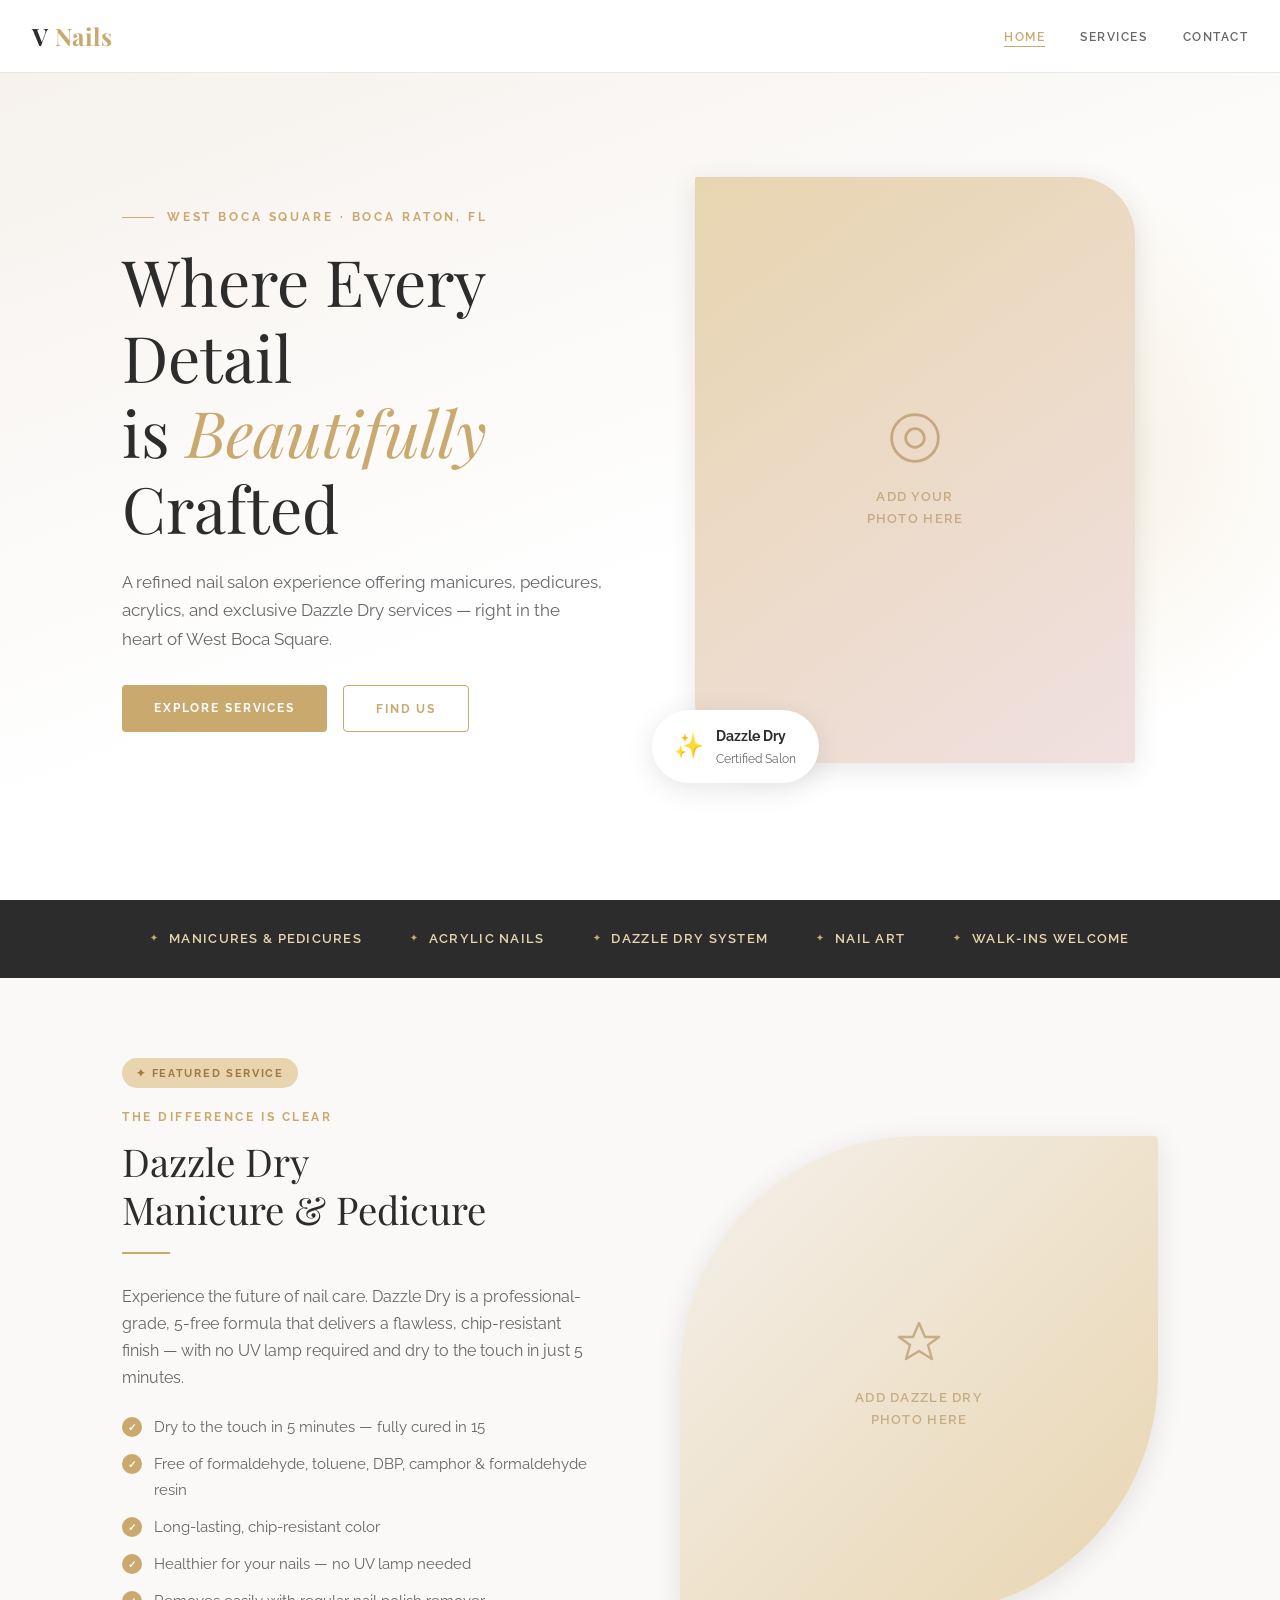
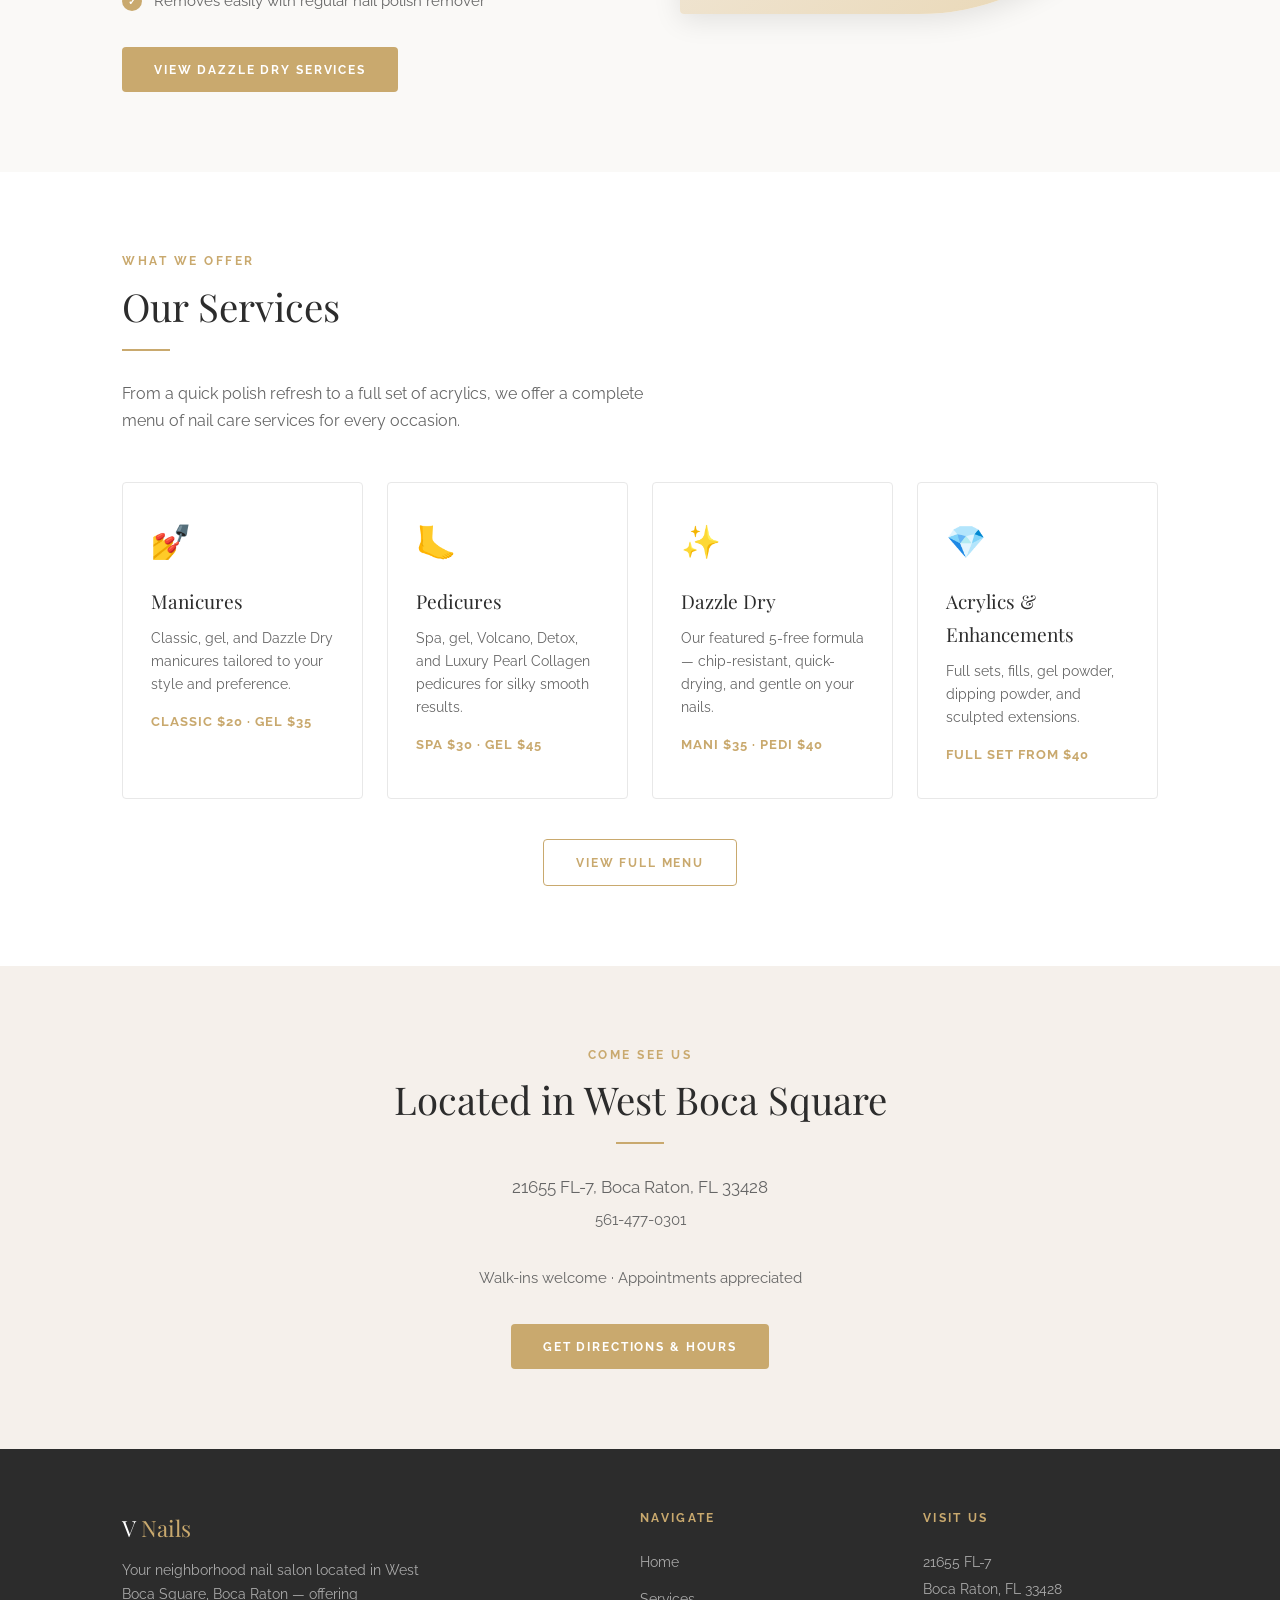
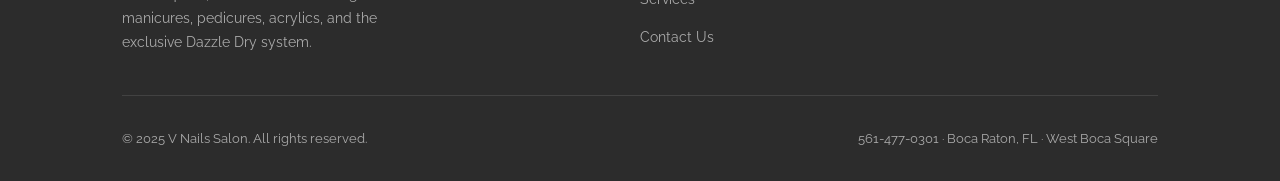
<file: index.html>
<!DOCTYPE html>
<html lang="en">
<head>
  <meta charset="UTF-8" />
  <meta name="viewport" content="width=device-width, initial-scale=1.0" />
  <title>V Nails Salon — Boca Raton, FL</title>
  <meta name="description" content="V Nails Salon in West Boca Square offers luxurious manicures, pedicures, acrylics, and Dazzle Dry services in Boca Raton, FL." />
  <link rel="preconnect" href="https://fonts.googleapis.com" />
  <link rel="preconnect" href="https://fonts.gstatic.com" crossorigin />
  <link href="https://fonts.googleapis.com/css2?family=Playfair+Display:ital,wght@0,400;0,700;1,400&family=Raleway:wght@400;500;600;700&display=swap" rel="stylesheet" />
  <link rel="stylesheet" href="css/styles.css" />
</head>
<body>

  <!-- NAVIGATION -->
  <nav class="nav">
    <a href="index.html" class="nav__logo">V <span>Nails</span></a>
    <ul class="nav__links" id="navLinks">
      <li><a href="index.html" class="active">Home</a></li>
      <li><a href="services.html">Services</a></li>
      <li><a href="contact.html">Contact</a></li>
    </ul>
    <button class="nav__toggle" id="navToggle" aria-label="Toggle menu">
      <span></span><span></span><span></span>
    </button>
  </nav>

  <!-- HERO -->
  <section class="hero">
    <div class="container">
      <div class="hero__inner">
        <div class="hero__content">
          <p class="hero__eyebrow">West Boca Square · Boca Raton, FL</p>
          <h1 class="hero__title">
            Where Every Detail<br>
            is <em>Beautifully</em><br>
            Crafted
          </h1>
          <p class="hero__desc">
            A refined nail salon experience offering manicures, pedicures, acrylics,
            and exclusive Dazzle Dry services — right in the heart of West Boca Square.
          </p>
          <div class="hero__actions">
            <a href="services.html" class="btn btn--gold">Explore Services</a>
            <a href="contact.html" class="btn btn--outline">Find Us</a>
          </div>
        </div>

        <div class="hero__visual">
          <div class="hero__img-frame">
            <div class="hero__img-placeholder">
              <svg xmlns="http://www.w3.org/2000/svg" viewBox="0 0 24 24" fill="none" stroke="currentColor" stroke-width="1.2" stroke-linecap="round" stroke-linejoin="round">
                <path d="M12 2C6.48 2 2 6.48 2 12s4.48 10 10 10 10-4.48 10-10S17.52 2 12 2z"/>
                <path d="M8 12c0-2.21 1.79-4 4-4s4 1.79 4 4-1.79 4-4 4-4-1.79-4-4z"/>
              </svg>
              <p>Add Your<br>Photo Here</p>
            </div>
          </div>
          <div class="hero__badge">
            <div class="hero__badge-icon">✨</div>
            <div class="hero__badge-text">
              <strong>Dazzle Dry</strong>
              <span>Certified Salon</span>
            </div>
          </div>
        </div>
      </div>
    </div>
  </section>

  <!-- FEATURE STRIP -->
  <div class="feature-strip">
    <div class="container">
      <div class="feature-strip__inner">
        <span class="feature-strip__item">Manicures &amp; Pedicures</span>
        <span class="feature-strip__item">Acrylic Nails</span>
        <span class="feature-strip__item">Dazzle Dry System</span>
        <span class="feature-strip__item">Nail Art</span>
        <span class="feature-strip__item">Walk-ins Welcome</span>
      </div>
    </div>
  </div>

  <!-- DAZZLE DRY FEATURE -->
  <section class="section section--off-white">
    <div class="container">
      <div class="dazzle">
        <div class="dazzle__content">
          <span class="dazzle__badge">✦ Featured Service</span>
          <p class="section-label">The Difference is Clear</p>
          <h2 class="section-title">Dazzle Dry<br>Manicure &amp; Pedicure</h2>
          <div class="divider"></div>
          <p style="color: var(--mid-gray); margin-bottom: 0.5rem;">
            Experience the future of nail care. Dazzle Dry is a professional-grade,
            5-free formula that delivers a flawless, chip-resistant finish — with no
            UV lamp required and dry to the touch in just 5 minutes.
          </p>
          <ul class="dazzle__benefits">
            <li>Dry to the touch in 5 minutes — fully cured in 15</li>
            <li>Free of formaldehyde, toluene, DBP, camphor &amp; formaldehyde resin</li>
            <li>Long-lasting, chip-resistant color</li>
            <li>Healthier for your nails — no UV lamp needed</li>
            <li>Removes easily with regular nail polish remover</li>
          </ul>
          <a href="services.html" class="btn btn--gold">View Dazzle Dry Services</a>
        </div>

        <div class="dazzle__visual">
          <div class="dazzle__img-frame">
            <div class="hero__img-placeholder">
              <svg xmlns="http://www.w3.org/2000/svg" viewBox="0 0 24 24" fill="none" stroke="currentColor" stroke-width="1.2" stroke-linecap="round" stroke-linejoin="round" style="width:48px;height:48px;">
                <path d="M12 2l3 7h7l-5.5 4 2 7L12 16l-6.5 4 2-7L2 9h7z"/>
              </svg>
              <p>Add Dazzle Dry<br>Photo Here</p>
            </div>
          </div>
        </div>
      </div>
    </div>
  </section>

  <!-- SERVICES PREVIEW -->
  <section class="section">
    <div class="container">
      <p class="section-label">What We Offer</p>
      <h2 class="section-title">Our Services</h2>
      <div class="divider"></div>
      <p class="section-subtitle">
        From a quick polish refresh to a full set of acrylics, we offer a complete
        menu of nail care services for every occasion.
      </p>

      <div class="services-grid">
        <div class="service-card">
          <div class="service-card__icon">💅</div>
          <h3 class="service-card__title">Manicures</h3>
          <p class="service-card__desc">Classic, gel, and Dazzle Dry manicures tailored to your style and preference.</p>
          <p class="service-card__price">Classic $20 · Gel $35</p>
        </div>
        <div class="service-card">
          <div class="service-card__icon">🦶</div>
          <h3 class="service-card__title">Pedicures</h3>
          <p class="service-card__desc">Spa, gel, Volcano, Detox, and Luxury Pearl Collagen pedicures for silky smooth results.</p>
          <p class="service-card__price">Spa $30 · Gel $45</p>
        </div>
        <div class="service-card">
          <div class="service-card__icon">✨</div>
          <h3 class="service-card__title">Dazzle Dry</h3>
          <p class="service-card__desc">Our featured 5-free formula — chip-resistant, quick-drying, and gentle on your nails.</p>
          <p class="service-card__price">Mani $35 · Pedi $40</p>
        </div>
        <div class="service-card">
          <div class="service-card__icon">💎</div>
          <h3 class="service-card__title">Acrylics &amp; Enhancements</h3>
          <p class="service-card__desc">Full sets, fills, gel powder, dipping powder, and sculpted extensions.</p>
          <p class="service-card__price">Full Set from $40</p>
        </div>
      </div>

      <div style="text-align:center; margin-top: 2.5rem;">
        <a href="services.html" class="btn btn--outline">View Full Menu</a>
      </div>
    </div>
  </section>

  <!-- VISIT US BANNER -->
  <section class="section section--cream">
    <div class="container" style="text-align: center;">
      <p class="section-label">Come See Us</p>
      <h2 class="section-title">Located in West Boca Square</h2>
      <div class="divider" style="margin: 1.2rem auto 1.8rem;"></div>
      <p style="color: var(--mid-gray); margin-bottom: 0.4rem; font-size: 1.05rem;">
        21655 FL-7, Boca Raton, FL 33428
      </p>
            <p style="color: var(--mid-gray); margin-bottom: 2rem; font-size: 0.95rem;">
        561-477-0301
      </p>
      <p style="color: var(--mid-gray); margin-bottom: 2rem; font-size: 0.95rem;">
        Walk-ins welcome · Appointments appreciated
      </p>
      <a href="contact.html" class="btn btn--gold">Get Directions &amp; Hours</a>
    </div>
  </section>

  <!-- MOBILE CALL BAR -->
  <div class="mobile-call-bar">
    <a href="tel:+15614770301">
      <span class="mobile-call-bar__icon">📞</span>
      Call Us — (561) 477-0301
    </a>
  </div>

  <!-- FOOTER -->
  <footer class="footer">
    <div class="container">
      <div class="footer__inner">
        <div>
          <div class="footer__logo">V <span>Nails</span></div>
          <p class="footer__about">
            Your neighborhood nail salon located in West Boca Square, Boca Raton — offering manicures,
            pedicures, acrylics, and the exclusive Dazzle Dry system.
          </p>
        </div>
        <div>
          <p class="footer__heading">Navigate</p>
          <ul class="footer__links">
            <li><a href="index.html">Home</a></li>
            <li><a href="services.html">Services</a></li>
            <li><a href="contact.html">Contact Us</a></li>
          </ul>
        </div>
        <div>
          <p class="footer__heading">Visit Us</p>
          <ul class="footer__links">
            <li><a href="https://maps.google.com/?q=21655+FL-7+Boca+Raton+FL+33428" target="_blank" rel="noopener">21655 FL-7<br>Boca Raton, FL 33428</a></li>
          </ul>
        </div>
      </div>
      <div class="footer__bottom">
        <span>&copy; 2025 V Nails Salon. All rights reserved.</span>
        <span>561-477-0301 · Boca Raton, FL · West Boca Square</span>
      </div>
    </div>
  </footer>

  <script>
    const toggle = document.getElementById('navToggle');
    const links = document.getElementById('navLinks');
    toggle.addEventListener('click', () => links.classList.toggle('open'));
    links.querySelectorAll('a').forEach(a => a.addEventListener('click', () => links.classList.remove('open')));
    document.addEventListener('click', e => { if (!e.target.closest('.nav')) links.classList.remove('open'); });
  </script>
</body>
</html>
</file>
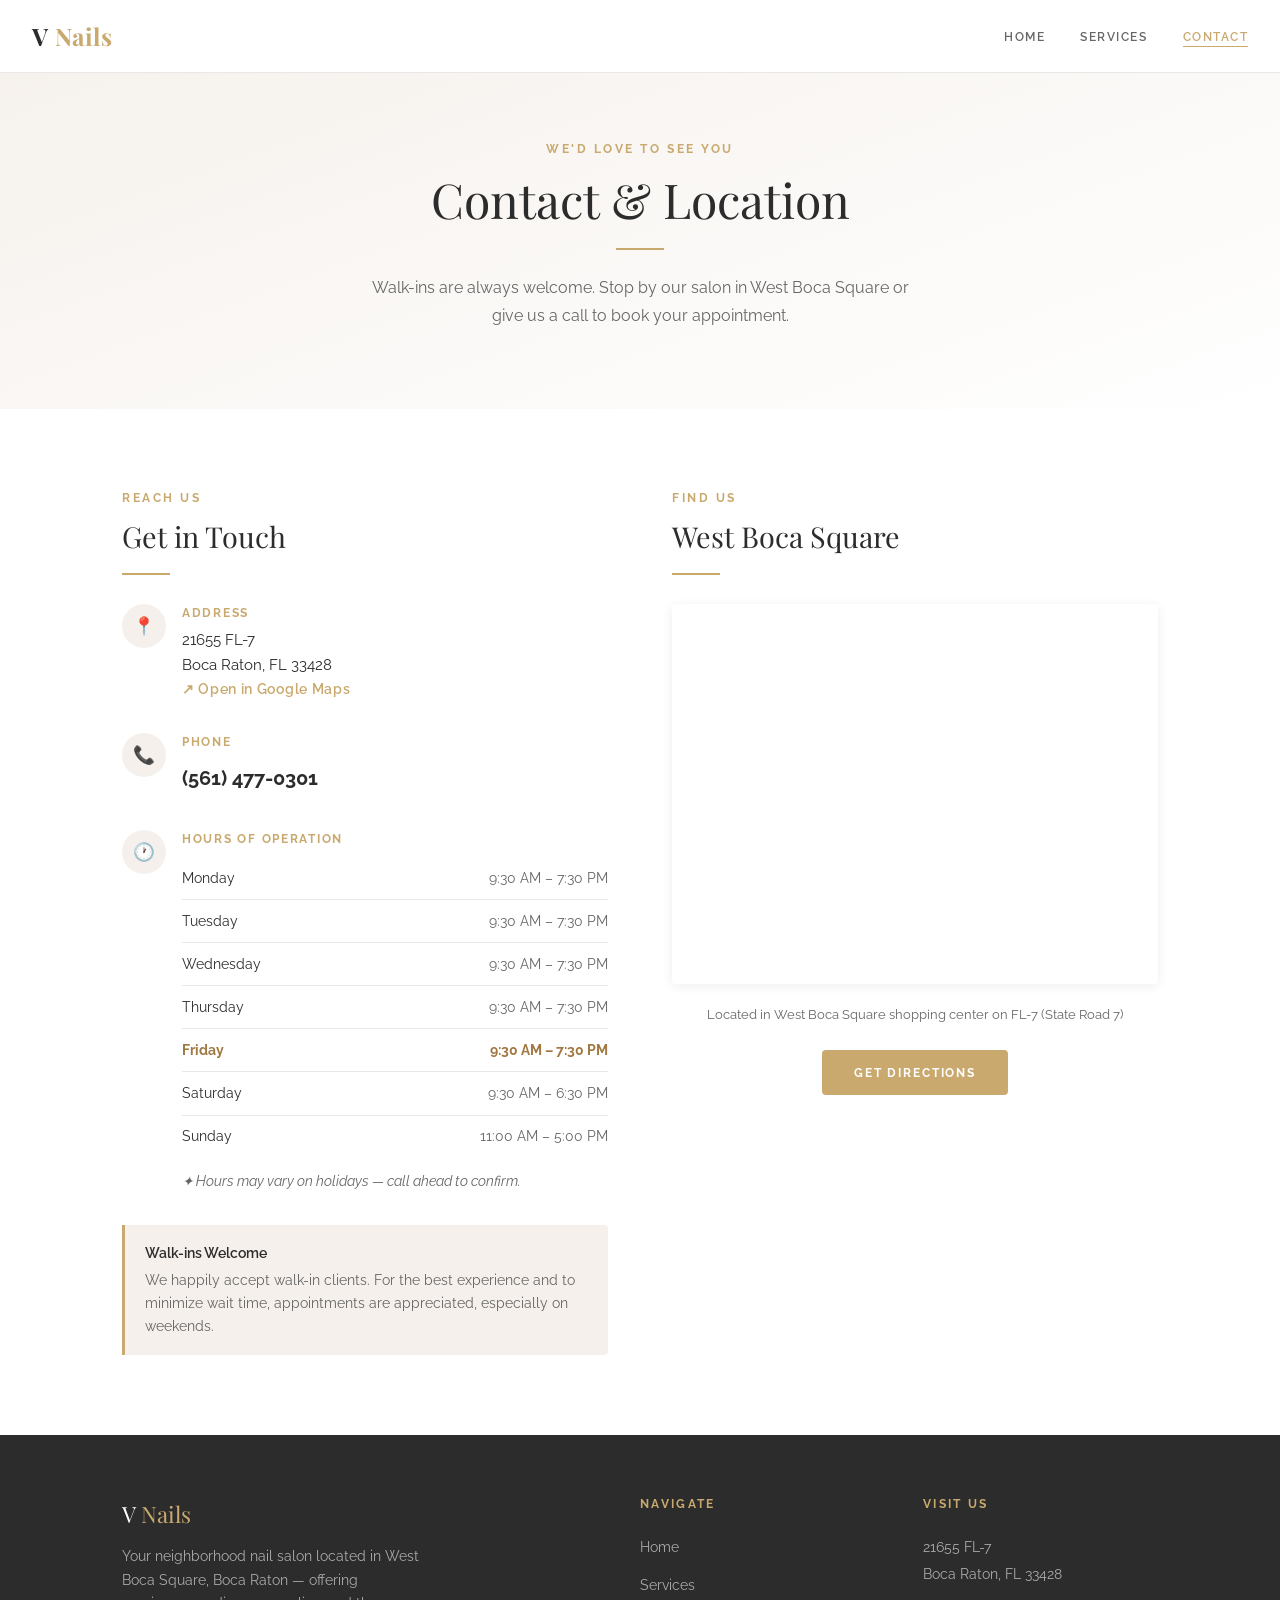
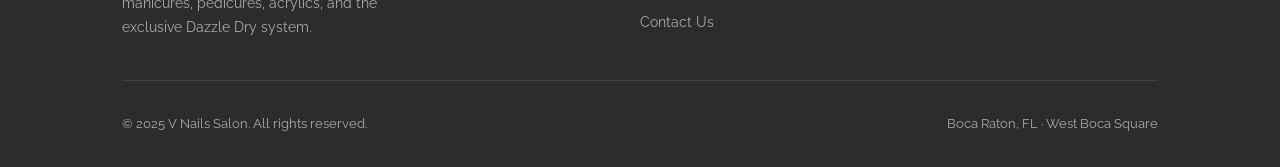
<file: contact.html>
<!DOCTYPE html>
<html lang="en">
<head>
  <meta charset="UTF-8" />
  <meta name="viewport" content="width=device-width, initial-scale=1.0" />
  <title>Contact — V Nails Salon, Boca Raton</title>
  <meta name="description" content="Find V Nails Salon at 21655 FL-7, Boca Raton, FL 33428 in West Boca Square. Hours, phone, and directions." />
  <link rel="preconnect" href="https://fonts.googleapis.com" />
  <link rel="preconnect" href="https://fonts.gstatic.com" crossorigin />
  <link href="https://fonts.googleapis.com/css2?family=Playfair+Display:ital,wght@0,400;0,700;1,400&family=Raleway:wght@400;500;600;700&display=swap" rel="stylesheet" />
  <link rel="stylesheet" href="css/styles.css" />
</head>
<body>

  <!-- NAVIGATION -->
  <nav class="nav">
    <a href="index.html" class="nav__logo">V <span>Nails</span></a>
    <ul class="nav__links" id="navLinks">
      <li><a href="index.html">Home</a></li>
      <li><a href="services.html">Services</a></li>
      <li><a href="contact.html" class="active">Contact</a></li>
    </ul>
    <button class="nav__toggle" id="navToggle" aria-label="Toggle menu">
      <span></span><span></span><span></span>
    </button>
  </nav>

  <!-- PAGE HEADER -->
  <header class="contact-header">
    <div class="container">
      <p class="section-label" style="justify-content:center; display:flex;">We'd Love to See You</p>
      <h1 class="section-title" style="text-align:center; font-size: clamp(2rem, 4vw, 3rem);">Contact &amp; Location</h1>
      <div class="divider" style="margin: 1.2rem auto 1.5rem;"></div>
      <p class="section-subtitle" style="margin: 0 auto; text-align:center;">
        Walk-ins are always welcome. Stop by our salon in West Boca Square or give us a call to book your appointment.
      </p>
    </div>
  </header>

  <!-- CONTACT CONTENT -->
  <section class="section">
    <div class="container">
      <div class="contact-grid">

        <!-- INFO COLUMN -->
        <div>
          <p class="section-label">Reach Us</p>
          <h2 class="section-title" style="font-size: 1.8rem;">Get in Touch</h2>
          <div class="divider"></div>

          <!-- Address -->
          <div class="contact-info__block">
            <div class="contact-info__icon">📍</div>
            <div>
              <p class="contact-info__label">Address</p>
              <p class="contact-info__value">
                21655 FL-7<br>
                Boca Raton, FL 33428<br>
                <a href="https://maps.google.com/?q=21655+FL-7+Boca+Raton+FL+33428" target="_blank" rel="noopener" style="color: var(--gold); font-size: 0.85rem; font-weight: 600; letter-spacing: 0.05em;">
                  ↗ Open in Google Maps
                </a>
              </p>
            </div>
          </div>

          <!-- Phone -->
          <div class="contact-info__block">
            <div class="contact-info__icon">📞</div>
            <div>
              <p class="contact-info__label">Phone</p>
              <p class="contact-info__value">
                <a href="tel:+15614770301" class="phone-link">(561) 477-0301</a>
              </p>
            </div>
          </div>

          <!-- Hours -->
          <div class="contact-info__block">
            <div class="contact-info__icon">🕐</div>
            <div style="width: 100%;">
              <p class="contact-info__label">Hours of Operation</p>
              <table class="hours-table" style="margin-top: 0.5rem;">
                <tbody>
                  <tr>
                    <td>Monday</td>
                    <td>9:30 AM – 7:30 PM</td>
                  </tr>
                  <tr>
                    <td>Tuesday</td>
                    <td>9:30 AM – 7:30 PM</td>
                  </tr>
                  <tr>
                    <td>Wednesday</td>
                    <td>9:30 AM – 7:30 PM</td>
                  </tr>
                  <tr>
                    <td>Thursday</td>
                    <td>9:30 AM – 7:30 PM</td>
                  </tr>
                  <tr>
                    <td>Friday</td>
                    <td>9:30 AM – 7:30 PM</td>
                  </tr>
                  <tr>
                    <td>Saturday</td>
                    <td>9:30 AM – 6:30 PM</td>
                  </tr>
                  <tr>
                    <td>Sunday</td>
                    <td>11:00 AM – 5:00 PM</td>
                  </tr>
                </tbody>
              </table>
              <p class="services-note" style="margin-top: 0.75rem;">✦ Hours may vary on holidays — call ahead to confirm.</p>
            </div>
          </div>

          <!-- Walk-ins note -->
          <div style="background: var(--cream); border-left: 3px solid var(--gold); padding: 1rem 1.25rem; border-radius: 0 var(--radius) var(--radius) 0; margin-top: 0.5rem;">
            <p style="font-size: 0.9rem; color: var(--charcoal); font-weight: 600; margin-bottom: 0.25rem;">Walk-ins Welcome</p>
            <p style="font-size: 0.85rem; color: var(--mid-gray);">
              We happily accept walk-in clients. For the best experience and to minimize wait time,
              appointments are appreciated, especially on weekends.
            </p>
          </div>
        </div>

        <!-- MAP COLUMN -->
        <div>
          <p class="section-label">Find Us</p>
          <h2 class="section-title" style="font-size: 1.8rem;">West Boca Square</h2>
          <div class="divider"></div>
          <iframe
            class="map-embed"
            loading="lazy"
            allowfullscreen
            referrerpolicy="no-referrer-when-downgrade"
            src="https://www.google.com/maps/embed?pb=!1m18!1m12!1m3!1d3575.2!2d-80.2!3d26.37!2m3!1f0!2f0!3f0!3m2!1i1024!2i768!4f13.1!3m3!1m2!1s0x88d91a5e3e3e3e3e%3A0x0!2s21655+FL-7%2C+Boca+Raton%2C+FL+33428!5e0!3m2!1sen!2sus!4v1"
            title="V Nails Salon location map">
          </iframe>
          <p style="font-size: 0.8rem; color: var(--mid-gray); margin-top: 0.75rem; text-align: center;">
            Located in West Boca Square shopping center on FL-7 (State Road 7)
          </p>
          <div style="text-align: center; margin-top: 1.5rem;">
            <a href="https://maps.google.com/?q=21655+FL-7+Boca+Raton+FL+33428" target="_blank" rel="noopener" class="btn btn--gold">
              Get Directions
            </a>
          </div>
        </div>

      </div>
    </div>
  </section>

  <!-- MOBILE CALL BAR (visible only on small screens) -->
  <div class="mobile-call-bar">
    <a href="tel:+15614770301">
      <span class="mobile-call-bar__icon">📞</span>
      Call Us — (561) 477-0301
    </a>
  </div>

  <!-- FOOTER -->
  <footer class="footer">
    <div class="container">
      <div class="footer__inner">
        <div>
          <div class="footer__logo">V <span>Nails</span></div>
          <p class="footer__about">
            Your neighborhood nail salon located in West Boca Square, Boca Raton — offering manicures,
            pedicures, acrylics, and the exclusive Dazzle Dry system.
          </p>
        </div>
        <div>
          <p class="footer__heading">Navigate</p>
          <ul class="footer__links">
            <li><a href="index.html">Home</a></li>
            <li><a href="services.html">Services</a></li>
            <li><a href="contact.html">Contact Us</a></li>
          </ul>
        </div>
        <div>
          <p class="footer__heading">Visit Us</p>
          <ul class="footer__links">
            <li><a href="https://maps.google.com/?q=21655+FL-7+Boca+Raton+FL+33428" target="_blank" rel="noopener">21655 FL-7<br>Boca Raton, FL 33428</a></li>
          </ul>
        </div>
      </div>
      <div class="footer__bottom">
        <span>&copy; 2025 V Nails Salon. All rights reserved.</span>
        <span>Boca Raton, FL · West Boca Square</span>
      </div>
    </div>
  </footer>

  <script>
    const toggle = document.getElementById('navToggle');
    const links = document.getElementById('navLinks');
    toggle.addEventListener('click', () => links.classList.toggle('open'));
    links.querySelectorAll('a').forEach(a => a.addEventListener('click', () => links.classList.remove('open')));
    document.addEventListener('click', e => { if (!e.target.closest('.nav')) links.classList.remove('open'); });

    // Highlight today's hours
    const days = ['Sunday','Monday','Tuesday','Wednesday','Thursday','Friday','Saturday'];
    const today = days[new Date().getDay()];
    document.querySelectorAll('.hours-table td').forEach(td => {
      if (td.textContent.trim() === today) {
        td.closest('tr').classList.add('today');
      }
    });
  </script>
</body>
</html>
</file>
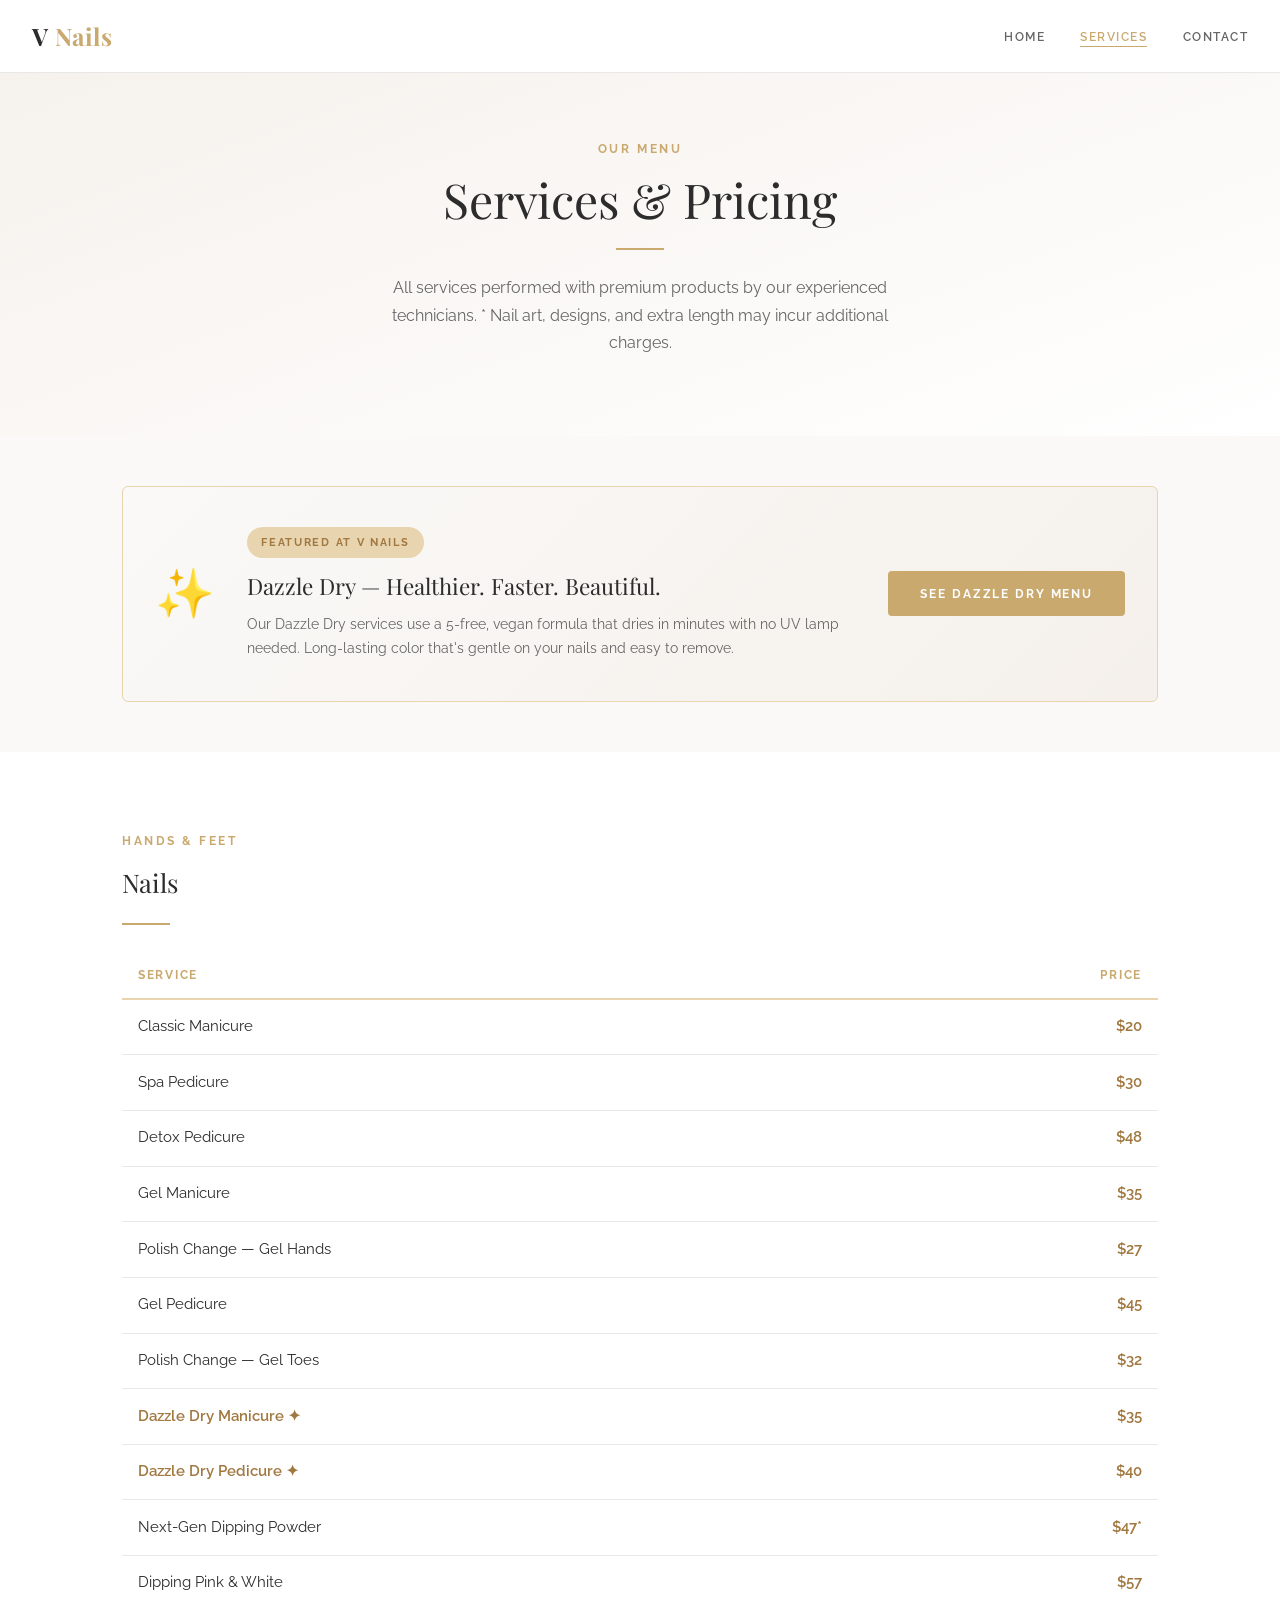
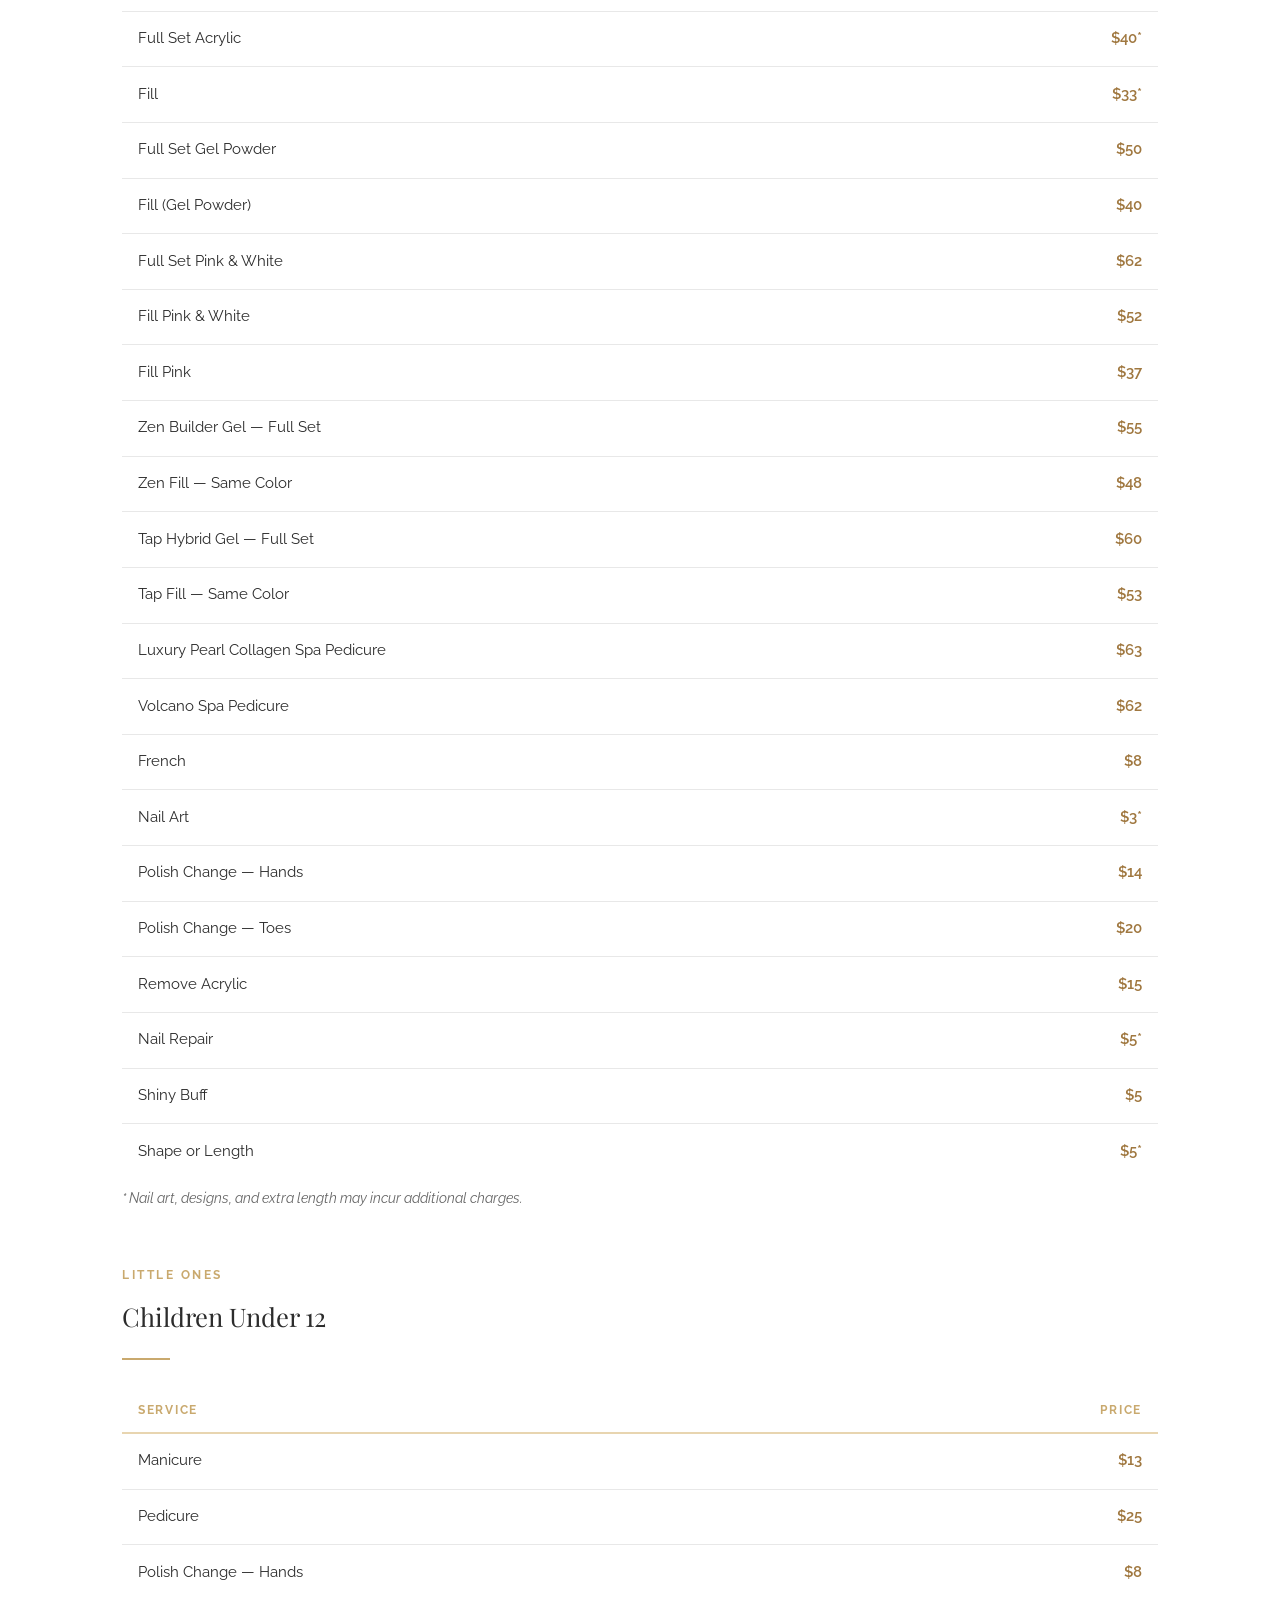
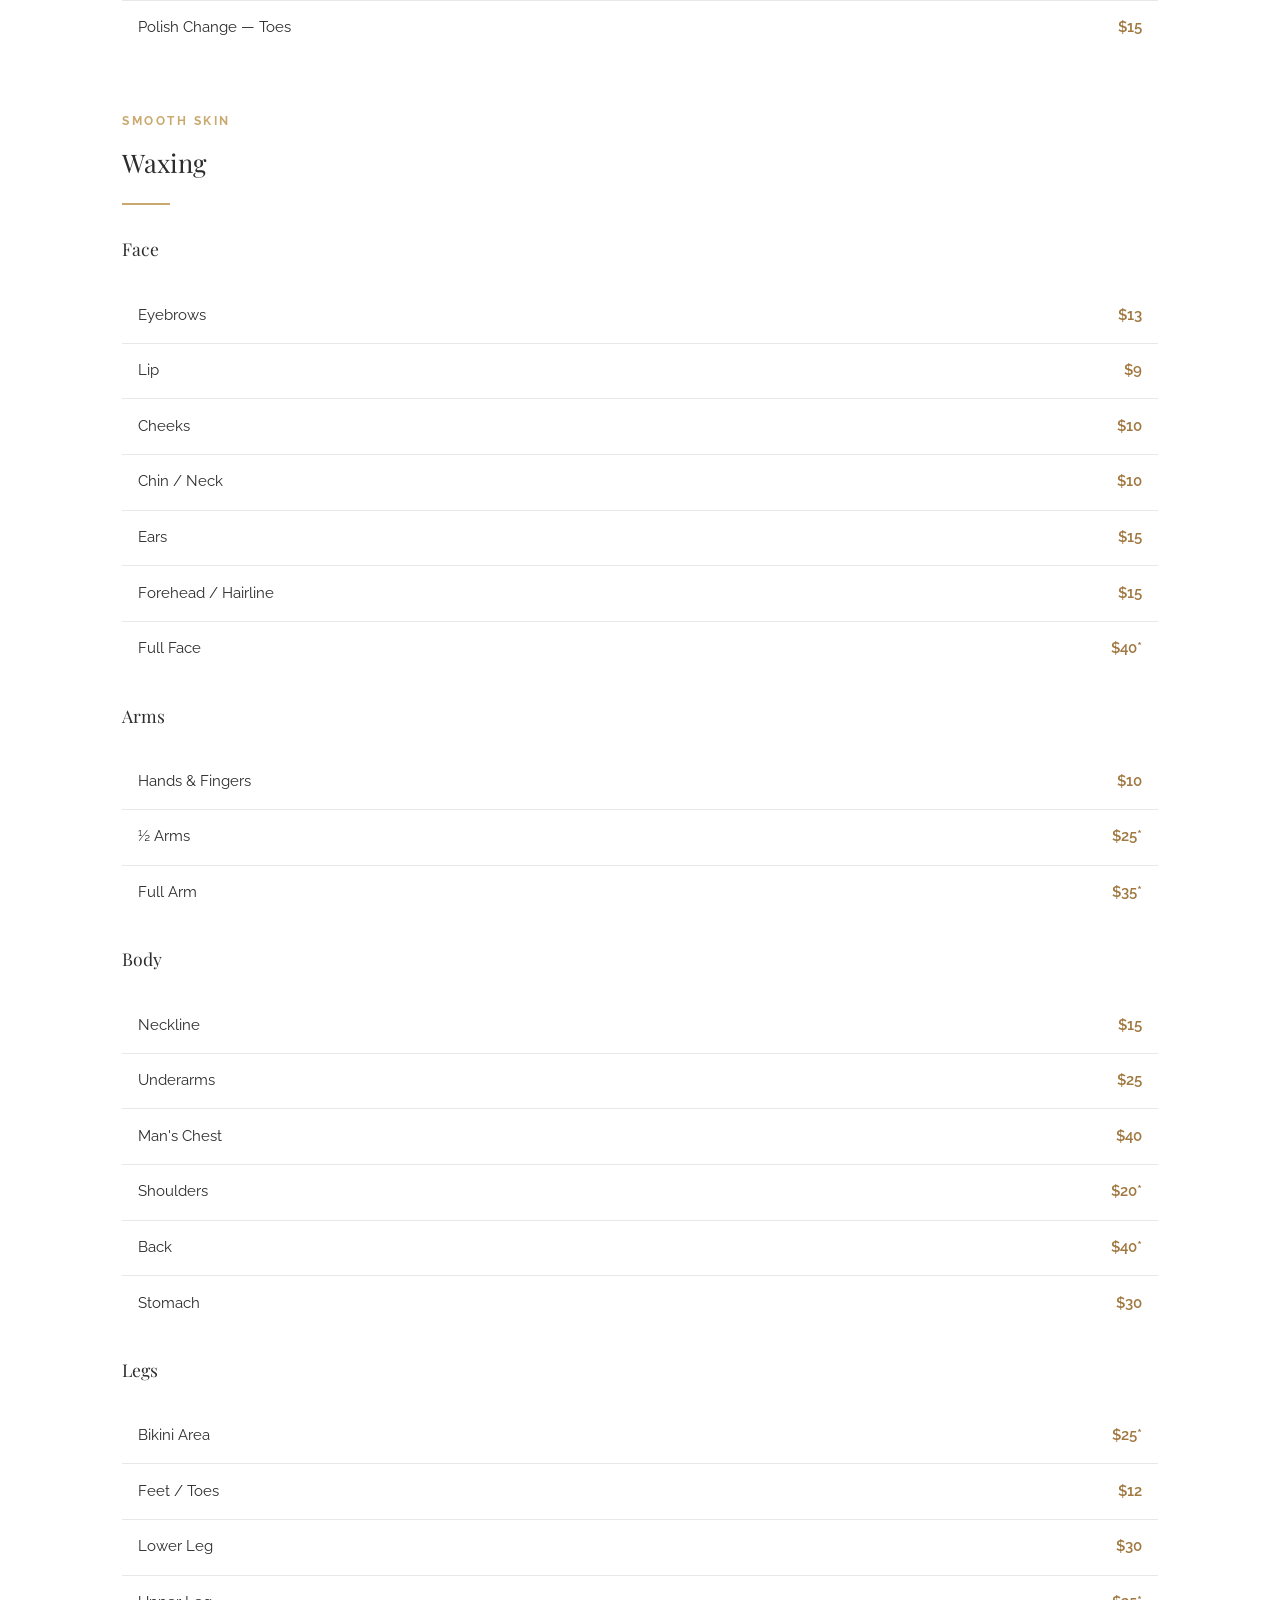
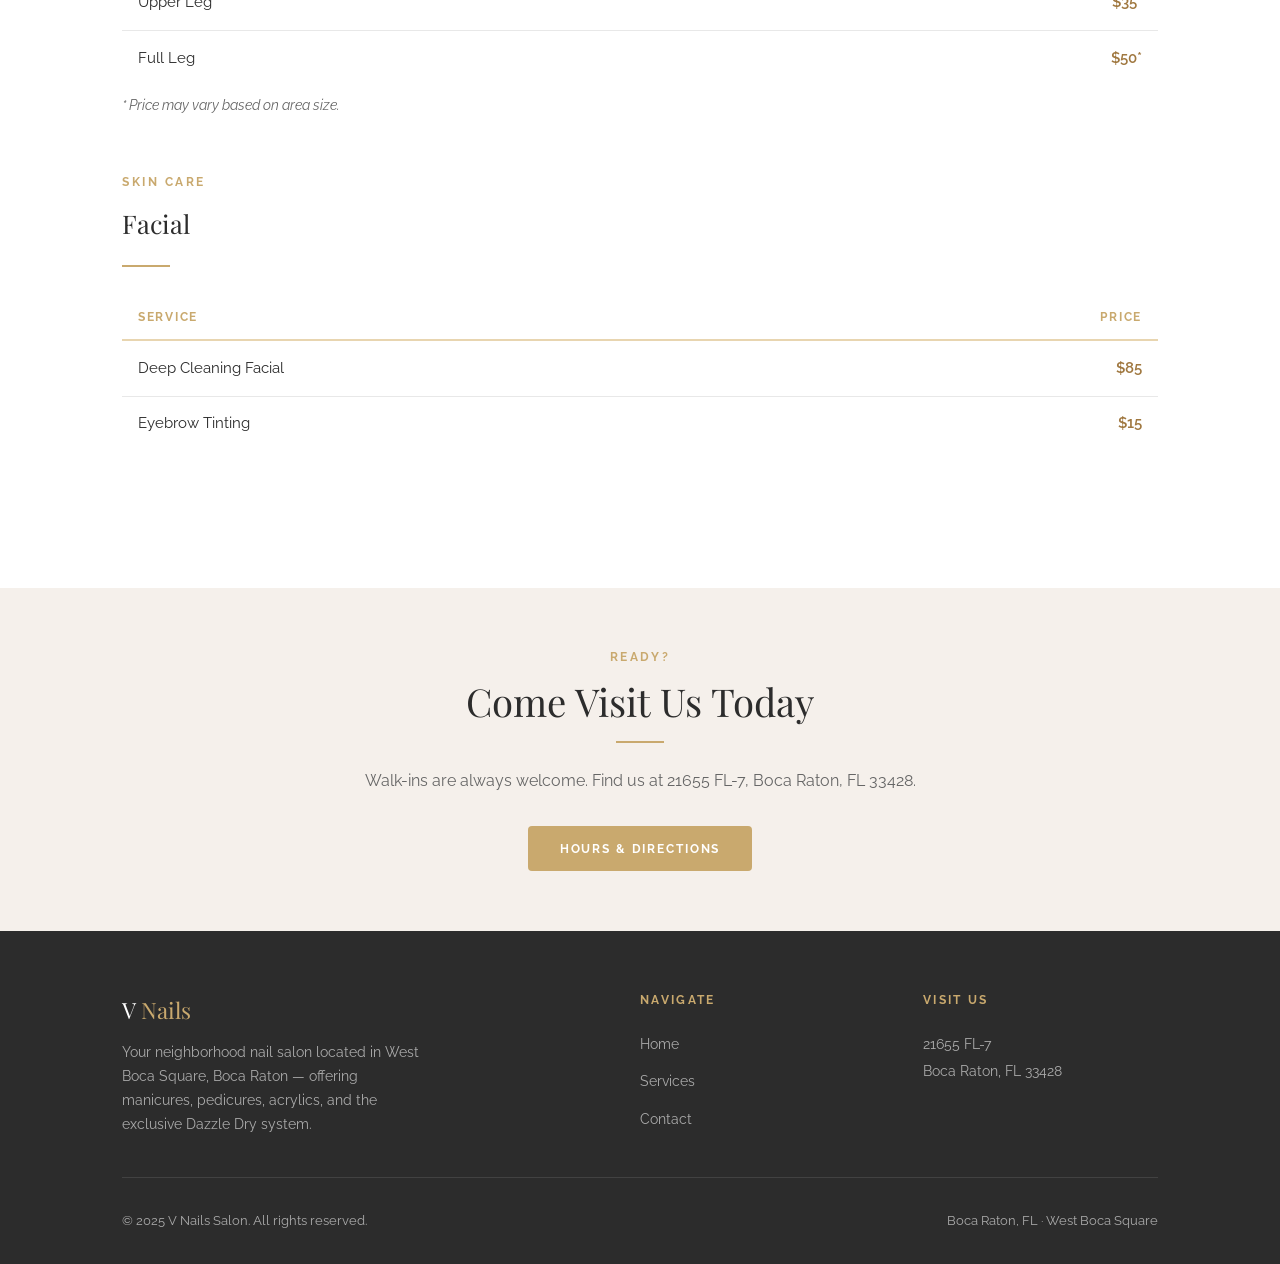
<file: services.html>
<!DOCTYPE html>
<html lang="en">
<head>
  <meta charset="UTF-8" />
  <meta name="viewport" content="width=device-width, initial-scale=1.0" />
  <title>Services — V Nails Salon, Boca Raton</title>
  <meta name="description" content="Full service menu for V Nails Salon in Boca Raton, FL — manicures, pedicures, acrylics, Dazzle Dry, waxing, and more." />
  <link rel="preconnect" href="https://fonts.googleapis.com" />
  <link rel="preconnect" href="https://fonts.gstatic.com" crossorigin />
  <link href="https://fonts.googleapis.com/css2?family=Playfair+Display:ital,wght@0,400;0,700;1,400&family=Raleway:wght@400;500;600;700&display=swap" rel="stylesheet" />
  <link rel="stylesheet" href="css/styles.css" />
</head>
<body>

  <!-- NAVIGATION -->
  <nav class="nav">
    <a href="index.html" class="nav__logo">V <span>Nails</span></a>
    <ul class="nav__links" id="navLinks">
      <li><a href="index.html">Home</a></li>
      <li><a href="services.html" class="active">Services</a></li>
      <li><a href="contact.html">Contact</a></li>
    </ul>
    <button class="nav__toggle" id="navToggle" aria-label="Toggle menu">
      <span></span><span></span><span></span>
    </button>
  </nav>

  <!-- PAGE HEADER -->
  <header class="services-header">
    <div class="container">
      <p class="section-label" style="justify-content:center; display:flex;">Our Menu</p>
      <h1 class="section-title" style="text-align:center; font-size: clamp(2rem, 4vw, 3rem);">Services &amp; Pricing</h1>
      <div class="divider" style="margin: 1.2rem auto 1.5rem;"></div>
      <p class="section-subtitle" style="margin: 0 auto; text-align:center;">
        All services performed with premium products by our experienced technicians.
        * Nail art, designs, and extra length may incur additional charges.
      </p>
    </div>
  </header>

  <!-- DAZZLE DRY HIGHLIGHT -->
  <section class="section section--off-white" style="padding: 50px 0;">
    <div class="container">
      <div style="background: linear-gradient(135deg, #faf9f7, #f5f0eb); border: 1px solid var(--gold-light); border-radius: 6px; padding: 2.5rem 2rem; display: flex; align-items: center; gap: 2rem; flex-wrap: wrap;">
        <div style="font-size: 3rem;">✨</div>
        <div style="flex: 1; min-width: 220px;">
          <span class="dazzle__badge" style="display:inline-flex; margin-bottom: 0.6rem;">Featured at V Nails</span>
          <h2 style="font-family: var(--font-serif); font-size: 1.4rem; font-weight: 400; margin-bottom: 0.4rem;">Dazzle Dry — Healthier. Faster. Beautiful.</h2>
          <p style="font-size: 0.9rem; color: var(--mid-gray);">
            Our Dazzle Dry services use a 5-free, vegan formula that dries in minutes with no UV lamp needed.
            Long-lasting color that's gentle on your nails and easy to remove.
          </p>
        </div>
        <a href="#dazzle-dry" class="btn btn--gold" style="white-space:nowrap;">See Dazzle Dry Menu</a>
      </div>
    </div>
  </section>

  <!-- SERVICES MENU -->
  <section class="section">
    <div class="container">

      <!-- NAILS -->
      <div class="services-category">
        <p class="section-label">Hands &amp; Feet</p>
        <h2 class="services-category__title">Nails</h2>
        <div class="divider"></div>
        <table class="services-table">
          <thead>
            <tr>
              <th>Service</th>
              <th>Price</th>
            </tr>
          </thead>
          <tbody>
            <tr><td>Classic Manicure</td><td>$20</td></tr>
            <tr><td>Spa Pedicure</td><td>$30</td></tr>
            <tr><td>Detox Pedicure</td><td>$48</td></tr>
            <tr><td>Gel Manicure</td><td>$35</td></tr>
            <tr><td>Polish Change — Gel Hands</td><td>$27</td></tr>
            <tr><td>Gel Pedicure</td><td>$45</td></tr>
            <tr><td>Polish Change — Gel Toes</td><td>$32</td></tr>
            <tr id="dazzle-dry"><td style="font-weight:600; color:var(--gold-dark);">Dazzle Dry Manicure ✦</td><td>$35</td></tr>
            <tr><td style="font-weight:600; color:var(--gold-dark);">Dazzle Dry Pedicure ✦</td><td>$40</td></tr>
            <tr><td>Next-Gen Dipping Powder</td><td>$47*</td></tr>
            <tr><td>Dipping Pink &amp; White</td><td>$57</td></tr>
            <tr><td>Full Set Acrylic</td><td>$40*</td></tr>
            <tr><td>Fill</td><td>$33*</td></tr>
            <tr><td>Full Set Gel Powder</td><td>$50</td></tr>
            <tr><td>Fill (Gel Powder)</td><td>$40</td></tr>
            <tr><td>Full Set Pink &amp; White</td><td>$62</td></tr>
            <tr><td>Fill Pink &amp; White</td><td>$52</td></tr>
            <tr><td>Fill Pink</td><td>$37</td></tr>
            <tr><td>Zen Builder Gel — Full Set</td><td>$55</td></tr>
            <tr><td>Zen Fill — Same Color</td><td>$48</td></tr>
            <tr><td>Tap Hybrid Gel — Full Set</td><td>$60</td></tr>
            <tr><td>Tap Fill — Same Color</td><td>$53</td></tr>
            <tr><td>Luxury Pearl Collagen Spa Pedicure</td><td>$63</td></tr>
            <tr><td>Volcano Spa Pedicure</td><td>$62</td></tr>
            <tr><td>French</td><td>$8</td></tr>
            <tr><td>Nail Art</td><td>$3*</td></tr>
            <tr><td>Polish Change — Hands</td><td>$14</td></tr>
            <tr><td>Polish Change — Toes</td><td>$20</td></tr>
            <tr><td>Remove Acrylic</td><td>$15</td></tr>
            <tr><td>Nail Repair</td><td>$5*</td></tr>
            <tr><td>Shiny Buff</td><td>$5</td></tr>
            <tr><td>Shape or Length</td><td>$5*</td></tr>
          </tbody>
        </table>
        <p class="services-note">* Nail art, designs, and extra length may incur additional charges.</p>
      </div>

      <!-- CHILDREN -->
      <div class="services-category">
        <p class="section-label">Little Ones</p>
        <h2 class="services-category__title">Children Under 12</h2>
        <div class="divider"></div>
        <table class="services-table">
          <thead>
            <tr>
              <th>Service</th>
              <th>Price</th>
            </tr>
          </thead>
          <tbody>
            <tr><td>Manicure</td><td>$13</td></tr>
            <tr><td>Pedicure</td><td>$25</td></tr>
            <tr><td>Polish Change — Hands</td><td>$8</td></tr>
            <tr><td>Polish Change — Toes</td><td>$15</td></tr>
          </tbody>
        </table>
      </div>

      <!-- WAX -->
      <div class="services-category">
        <p class="section-label">Smooth Skin</p>
        <h2 class="services-category__title">Waxing</h2>
        <div class="divider"></div>

        <p style="font-family: var(--font-serif); font-size: 1.1rem; color: var(--charcoal); margin-bottom: 0.75rem; margin-top: 0.5rem;">Face</p>
        <table class="services-table" style="margin-bottom: 1.5rem;">
          <tbody>
            <tr><td>Eyebrows</td><td>$13</td></tr>
            <tr><td>Lip</td><td>$9</td></tr>
            <tr><td>Cheeks</td><td>$10</td></tr>
            <tr><td>Chin / Neck</td><td>$10</td></tr>
            <tr><td>Ears</td><td>$15</td></tr>
            <tr><td>Forehead / Hairline</td><td>$15</td></tr>
            <tr><td>Full Face</td><td>$40*</td></tr>
          </tbody>
        </table>

        <p style="font-family: var(--font-serif); font-size: 1.1rem; color: var(--charcoal); margin-bottom: 0.75rem;">Arms</p>
        <table class="services-table" style="margin-bottom: 1.5rem;">
          <tbody>
            <tr><td>Hands &amp; Fingers</td><td>$10</td></tr>
            <tr><td>½ Arms</td><td>$25*</td></tr>
            <tr><td>Full Arm</td><td>$35*</td></tr>
          </tbody>
        </table>

        <p style="font-family: var(--font-serif); font-size: 1.1rem; color: var(--charcoal); margin-bottom: 0.75rem;">Body</p>
        <table class="services-table" style="margin-bottom: 1.5rem;">
          <tbody>
            <tr><td>Neckline</td><td>$15</td></tr>
            <tr><td>Underarms</td><td>$25</td></tr>
            <tr><td>Man's Chest</td><td>$40</td></tr>
            <tr><td>Shoulders</td><td>$20*</td></tr>
            <tr><td>Back</td><td>$40*</td></tr>
            <tr><td>Stomach</td><td>$30</td></tr>
          </tbody>
        </table>

        <p style="font-family: var(--font-serif); font-size: 1.1rem; color: var(--charcoal); margin-bottom: 0.75rem;">Legs</p>
        <table class="services-table">
          <tbody>
            <tr><td>Bikini Area</td><td>$25*</td></tr>
            <tr><td>Feet / Toes</td><td>$12</td></tr>
            <tr><td>Lower Leg</td><td>$30</td></tr>
            <tr><td>Upper Leg</td><td>$35*</td></tr>
            <tr><td>Full Leg</td><td>$50*</td></tr>
          </tbody>
        </table>
        <p class="services-note">* Price may vary based on area size.</p>
      </div>

      <!-- FACIAL -->
      <div class="services-category">
        <p class="section-label">Skin Care</p>
        <h2 class="services-category__title">Facial</h2>
        <div class="divider"></div>
        <table class="services-table">
          <thead>
            <tr>
              <th>Service</th>
              <th>Price</th>
            </tr>
          </thead>
          <tbody>
            <tr><td>Deep Cleaning Facial</td><td>$85</td></tr>
            <tr><td>Eyebrow Tinting</td><td>$15</td></tr>
          </tbody>
        </table>
      </div>

    </div>
  </section>

  <!-- CTA -->
  <section class="section section--cream" style="padding: 60px 0; text-align: center;">
    <div class="container">
      <p class="section-label" style="justify-content:center; display:flex;">Ready?</p>
      <h2 class="section-title" style="text-align:center;">Come Visit Us Today</h2>
      <div class="divider" style="margin: 1rem auto 1.5rem;"></div>
      <p style="color: var(--mid-gray); margin-bottom: 2rem;">
        Walk-ins are always welcome. Find us at 21655 FL-7, Boca Raton, FL 33428.
      </p>
      <a href="contact.html" class="btn btn--gold">Hours &amp; Directions</a>
    </div>
  </section>

  <!-- MOBILE CALL BAR -->
  <div class="mobile-call-bar">
    <a href="tel:+15614770301">
      <span class="mobile-call-bar__icon">📞</span>
      Call Us — (561) 477-0301
    </a>
  </div>

  <!-- FOOTER -->
  <footer class="footer">
    <div class="container">
      <div class="footer__inner">
        <div>
          <div class="footer__logo">V <span>Nails</span></div>
          <p class="footer__about">
            Your neighborhood nail salon located in West Boca Square, Boca Raton — offering manicures,
            pedicures, acrylics, and the exclusive Dazzle Dry system.
          </p>
        </div>
        <div>
          <p class="footer__heading">Navigate</p>
          <ul class="footer__links">
            <li><a href="index.html">Home</a></li>
            <li><a href="services.html">Services</a></li>
            <li><a href="contact.html">Contact</a></li>
          </ul>
        </div>
        <div>
          <p class="footer__heading">Visit Us</p>
          <ul class="footer__links">
            <li><a href="https://maps.google.com/?q=21655+FL-7+Boca+Raton+FL+33428" target="_blank" rel="noopener">21655 FL-7<br>Boca Raton, FL 33428</a></li>
          </ul>
        </div>
      </div>
      <div class="footer__bottom">
        <span>&copy; 2025 V Nails Salon. All rights reserved.</span>
        <span>Boca Raton, FL · West Boca Square</span>
      </div>
    </div>
  </footer>

  <script>
    const toggle = document.getElementById('navToggle');
    const links = document.getElementById('navLinks');
    toggle.addEventListener('click', () => links.classList.toggle('open'));
    links.querySelectorAll('a').forEach(a => a.addEventListener('click', () => links.classList.remove('open')));
    document.addEventListener('click', e => { if (!e.target.closest('.nav')) links.classList.remove('open'); });
  </script>
</body>
</html>
</file>
<file: css/styles.css>
/* ===== RESET & BASE ===== */
*, *::before, *::after { box-sizing: border-box; margin: 0; padding: 0; }

:root {
  --white:       #ffffff;
  --off-white:   #faf9f7;
  --cream:       #f5f0eb;
  --gold:        #c9a96e;
  --gold-light:  #e8d5b0;
  --gold-dark:   #a07840;
  --rose:        #d4a5a5;
  --rose-light:  #f0e0e0;
  --charcoal:    #2c2c2c;
  --mid-gray:    #666666;
  --light-gray:  #e8e8e8;
  --font-serif:  'Playfair Display', Georgia, serif;
  --font-sans:   'Raleway', 'Helvetica Neue', sans-serif;
  --shadow-sm:   0 2px 12px rgba(0,0,0,0.07);
  --shadow-md:   0 6px 28px rgba(0,0,0,0.10);
  --radius:      4px;
  --transition:  0.3s ease;
}

html { scroll-behavior: smooth; }

body {
  font-family: var(--font-sans);
  font-size: 16px;
  color: var(--charcoal);
  background: var(--white);
  line-height: 1.7;
}

img { max-width: 100%; display: block; }
a { text-decoration: none; color: inherit; }

/* ===== UTILITY ===== */
.container { max-width: 1100px; margin: 0 auto; padding: 0 2rem; }
.section { padding: 80px 0; }
.section--cream { background: var(--cream); }
.section--off-white { background: var(--off-white); }

.section-label {
  font-family: var(--font-sans);
  font-size: 0.72rem;
  font-weight: 700;
  letter-spacing: 0.22em;
  text-transform: uppercase;
  color: var(--gold);
  margin-bottom: 0.6rem;
}

.section-title {
  font-family: var(--font-serif);
  font-size: clamp(1.8rem, 3vw, 2.6rem);
  font-weight: 400;
  color: var(--charcoal);
  line-height: 1.25;
  margin-bottom: 1rem;
}

.section-subtitle {
  font-size: 1rem;
  color: var(--mid-gray);
  max-width: 560px;
}

.divider {
  width: 48px;
  height: 2px;
  background: var(--gold);
  margin: 1.2rem 0 1.8rem;
}

.btn {
  display: inline-block;
  padding: 0.75rem 2rem;
  font-family: var(--font-sans);
  font-size: 0.78rem;
  font-weight: 700;
  letter-spacing: 0.15em;
  text-transform: uppercase;
  border-radius: var(--radius);
  transition: var(--transition);
  cursor: pointer;
  border: none;
}

.btn--gold {
  background: var(--gold);
  color: var(--white);
}
.btn--gold:hover { background: var(--gold-dark); }

.btn--outline {
  background: transparent;
  color: var(--gold);
  border: 1.5px solid var(--gold);
}
.btn--outline:hover { background: var(--gold); color: var(--white); }

.btn--outline-white {
  background: transparent;
  color: var(--white);
  border: 1.5px solid rgba(255,255,255,0.7);
}
.btn--outline-white:hover { background: rgba(255,255,255,0.12); }

/* ===== NAVIGATION ===== */
.nav {
  position: fixed;
  top: 0; left: 0; right: 0;
  z-index: 100;
  padding: 0 2rem;
  height: 72px;
  display: flex;
  align-items: center;
  justify-content: space-between;
  background: rgba(255,255,255,0.97);
  box-shadow: 0 1px 0 var(--light-gray);
  backdrop-filter: blur(8px);
}

.nav__logo {
  font-family: var(--font-serif);
  font-size: 1.5rem;
  font-weight: 700;
  color: var(--charcoal);
  letter-spacing: 0.02em;
}

.nav__logo span { color: var(--gold); }

.nav__links {
  display: flex;
  align-items: center;
  gap: 2.2rem;
  list-style: none;
}

.nav__links a {
  font-size: 0.78rem;
  font-weight: 600;
  letter-spacing: 0.12em;
  text-transform: uppercase;
  color: var(--mid-gray);
  transition: color var(--transition);
  padding-bottom: 2px;
  border-bottom: 1.5px solid transparent;
}

.nav__links a:hover,
.nav__links a.active {
  color: var(--gold);
  border-bottom-color: var(--gold);
}

.nav__cta {
  background: var(--gold);
  color: var(--white) !important;
  padding: 0.5rem 1.3rem;
  border-radius: var(--radius);
  border-bottom: none !important;
}
.nav__cta:hover { background: var(--gold-dark); color: var(--white) !important; }

/* Hamburger */
.nav__toggle {
  display: none;
  flex-direction: column;
  gap: 5px;
  background: none;
  border: none;
  cursor: pointer;
  padding: 4px;
}
.nav__toggle span {
  display: block;
  width: 24px;
  height: 2px;
  background: var(--charcoal);
  transition: var(--transition);
}

/* ===== HERO ===== */
.hero {
  min-height: 100vh;
  background: linear-gradient(160deg, var(--cream) 0%, var(--white) 60%);
  display: flex;
  align-items: center;
  padding: 100px 0 60px;
  position: relative;
  overflow: hidden;
}

.hero::before {
  content: '';
  position: absolute;
  right: -80px;
  top: 50%;
  transform: translateY(-50%);
  width: 580px;
  height: 580px;
  background: radial-gradient(circle, var(--gold-light) 0%, transparent 70%);
  opacity: 0.35;
}

.hero__inner {
  display: grid;
  grid-template-columns: 1fr 1fr;
  align-items: center;
  gap: 4rem;
}

.hero__eyebrow {
  font-size: 0.72rem;
  font-weight: 700;
  letter-spacing: 0.25em;
  text-transform: uppercase;
  color: var(--gold);
  margin-bottom: 1rem;
  display: flex;
  align-items: center;
  gap: 0.8rem;
}
.hero__eyebrow::before {
  content: '';
  display: block;
  width: 32px;
  height: 1.5px;
  background: var(--gold);
}

.hero__title {
  font-family: var(--font-serif);
  font-size: clamp(2.4rem, 5vw, 4rem);
  font-weight: 400;
  line-height: 1.18;
  margin-bottom: 1.4rem;
  color: var(--charcoal);
}

.hero__title em {
  font-style: italic;
  color: var(--gold);
}

.hero__desc {
  font-size: 1.05rem;
  color: var(--mid-gray);
  margin-bottom: 2rem;
  max-width: 480px;
}

.hero__actions { display: flex; gap: 1rem; flex-wrap: wrap; }

.hero__visual {
  position: relative;
  display: flex;
  justify-content: center;
  align-items: center;
}

.hero__img-frame {
  width: 100%;
  max-width: 440px;
  aspect-ratio: 3/4;
  background: linear-gradient(145deg, var(--gold-light), var(--rose-light));
  border-radius: 2px 60px 2px 60px;
  display: flex;
  align-items: center;
  justify-content: center;
  position: relative;
  overflow: hidden;
  box-shadow: var(--shadow-md);
}

.hero__img-placeholder {
  text-align: center;
  color: var(--gold-dark);
  opacity: 0.5;
}
.hero__img-placeholder svg { width: 56px; height: 56px; margin-bottom: 0.75rem; }
.hero__img-placeholder p { font-size: 0.8rem; font-weight: 600; letter-spacing: 0.1em; text-transform: uppercase; }

.hero__badge {
  position: absolute;
  bottom: -20px;
  left: -20px;
  background: var(--white);
  border-radius: 60px;
  padding: 0.9rem 1.4rem;
  box-shadow: var(--shadow-md);
  display: flex;
  align-items: center;
  gap: 0.75rem;
}
.hero__badge-icon { font-size: 1.5rem; }
.hero__badge-text { font-size: 0.78rem; }
.hero__badge-text strong { display: block; font-size: 0.85rem; color: var(--charcoal); }
.hero__badge-text span { color: var(--mid-gray); }

/* ===== FEATURE STRIP ===== */
.feature-strip {
  background: var(--charcoal);
  padding: 28px 0;
  overflow: hidden;
}
.feature-strip__inner {
  display: flex;
  justify-content: center;
  gap: 3rem;
  flex-wrap: wrap;
}
.feature-strip__item {
  display: flex;
  align-items: center;
  gap: 0.6rem;
  color: var(--gold-light);
  font-size: 0.8rem;
  font-weight: 600;
  letter-spacing: 0.1em;
  text-transform: uppercase;
}
.feature-strip__item::before {
  content: '✦';
  font-size: 0.55rem;
  color: var(--gold);
}

/* ===== DAZZLE DRY SECTION ===== */
.dazzle {
  display: grid;
  grid-template-columns: 1fr 1fr;
  gap: 5rem;
  align-items: center;
}

.dazzle__badge {
  display: inline-flex;
  align-items: center;
  gap: 0.5rem;
  background: var(--gold-light);
  color: var(--gold-dark);
  font-size: 0.7rem;
  font-weight: 700;
  letter-spacing: 0.15em;
  text-transform: uppercase;
  padding: 0.35rem 0.9rem;
  border-radius: 20px;
  margin-bottom: 1.2rem;
}

.dazzle__visual {
  position: relative;
}

.dazzle__img-frame {
  width: 100%;
  aspect-ratio: 1;
  background: linear-gradient(135deg, var(--cream), var(--gold-light));
  border-radius: 50% 4px 50% 4px;
  display: flex;
  align-items: center;
  justify-content: center;
  box-shadow: var(--shadow-md);
}

.dazzle__benefits {
  list-style: none;
  margin: 1.5rem 0 2rem;
  display: flex;
  flex-direction: column;
  gap: 0.7rem;
}

.dazzle__benefits li {
  display: flex;
  align-items: flex-start;
  gap: 0.75rem;
  font-size: 0.95rem;
  color: var(--mid-gray);
}
.dazzle__benefits li::before {
  content: '✓';
  display: flex;
  align-items: center;
  justify-content: center;
  width: 20px;
  height: 20px;
  min-width: 20px;
  background: var(--gold);
  color: var(--white);
  border-radius: 50%;
  font-size: 0.65rem;
  font-weight: 700;
  margin-top: 2px;
}

/* ===== SERVICES PREVIEW ===== */
.services-grid {
  display: grid;
  grid-template-columns: repeat(auto-fit, minmax(240px, 1fr));
  gap: 1.5rem;
  margin-top: 3rem;
}

.service-card {
  background: var(--white);
  border: 1px solid var(--light-gray);
  border-radius: var(--radius);
  padding: 2rem 1.75rem;
  transition: var(--transition);
  position: relative;
  overflow: hidden;
}

.service-card::after {
  content: '';
  position: absolute;
  bottom: 0; left: 0; right: 0;
  height: 3px;
  background: var(--gold);
  transform: scaleX(0);
  transform-origin: left;
  transition: var(--transition);
}

.service-card:hover {
  box-shadow: var(--shadow-md);
  transform: translateY(-3px);
}
.service-card:hover::after { transform: scaleX(1); }

.service-card__icon {
  font-size: 2rem;
  margin-bottom: 1rem;
}

.service-card__title {
  font-family: var(--font-serif);
  font-size: 1.2rem;
  font-weight: 400;
  margin-bottom: 0.5rem;
  color: var(--charcoal);
}

.service-card__desc {
  font-size: 0.9rem;
  color: var(--mid-gray);
  line-height: 1.6;
}

.service-card__price {
  margin-top: 1rem;
  font-size: 0.8rem;
  font-weight: 700;
  letter-spacing: 0.08em;
  color: var(--gold);
  text-transform: uppercase;
}

/* ===== SERVICES PAGE ===== */
.services-header {
  background: linear-gradient(160deg, var(--cream), var(--white));
  padding: 140px 0 80px;
  text-align: center;
}

.services-table {
  width: 100%;
  border-collapse: collapse;
  margin-top: 1.5rem;
}

.services-table th {
  text-align: left;
  padding: 0.75rem 1rem;
  font-size: 0.72rem;
  font-weight: 700;
  letter-spacing: 0.15em;
  text-transform: uppercase;
  color: var(--gold);
  border-bottom: 2px solid var(--gold-light);
}

.services-table th:last-child { text-align: right; }

.services-table td {
  padding: 0.9rem 1rem;
  border-bottom: 1px solid var(--light-gray);
  font-size: 0.95rem;
  color: var(--charcoal);
  vertical-align: middle;
}

.services-table td:first-child { width: 100%; }

.services-table tr:last-child td { border-bottom: none; }

.services-table td:last-child {
  text-align: right;
  font-weight: 600;
  color: var(--gold-dark);
  white-space: nowrap;
}

.services-table tr:hover td { background: var(--off-white); }

.services-category {
  margin-bottom: 3.5rem;
}

.services-category__title {
  font-family: var(--font-serif);
  font-size: 1.6rem;
  font-weight: 400;
  color: var(--charcoal);
  margin-bottom: 0.25rem;
}

.services-note {
  font-size: 0.85rem;
  color: var(--mid-gray);
  font-style: italic;
  margin-top: 0.5rem;
}

/* ===== CONTACT PAGE ===== */
.contact-header {
  background: linear-gradient(160deg, var(--cream), var(--white));
  padding: 140px 0 80px;
  text-align: center;
}

.contact-grid {
  display: grid;
  grid-template-columns: 1fr 1fr;
  gap: 4rem;
  align-items: start;
}

.contact-info__block {
  display: flex;
  align-items: flex-start;
  gap: 1rem;
  margin-bottom: 2rem;
}

.contact-info__icon {
  width: 44px;
  height: 44px;
  min-width: 44px;
  background: var(--cream);
  border-radius: 50%;
  display: flex;
  align-items: center;
  justify-content: center;
  font-size: 1.1rem;
}

.contact-info__label {
  font-size: 0.72rem;
  font-weight: 700;
  letter-spacing: 0.15em;
  text-transform: uppercase;
  color: var(--gold);
  margin-bottom: 0.3rem;
}

.contact-info__value {
  font-size: 0.95rem;
  color: var(--charcoal);
  line-height: 1.6;
}

.contact-info__value a:hover { color: var(--gold); }

.hours-table {
  width: 100%;
  border-collapse: collapse;
}
.hours-table tr { border-bottom: 1px solid var(--light-gray); }
.hours-table tr:last-child { border-bottom: none; }
.hours-table td {
  padding: 0.55rem 0;
  font-size: 0.9rem;
  color: var(--charcoal);
}
.hours-table td:last-child {
  text-align: right;
  color: var(--mid-gray);
}
.hours-table .today td { font-weight: 700; color: var(--gold-dark); }

.map-embed {
  border: none;
  width: 100%;
  height: 380px;
  border-radius: var(--radius);
  box-shadow: var(--shadow-sm);
}

/* ===== FOOTER ===== */
.footer {
  background: var(--charcoal);
  color: rgba(255,255,255,0.6);
  padding: 60px 0 32px;
}

.footer__inner {
  display: grid;
  grid-template-columns: 2fr 1fr 1fr;
  gap: 3rem;
  padding-bottom: 2.5rem;
  border-bottom: 1px solid rgba(255,255,255,0.1);
}

.footer__logo {
  font-family: var(--font-serif);
  font-size: 1.4rem;
  color: var(--white);
  margin-bottom: 0.75rem;
}
.footer__logo span { color: var(--gold); }

.footer__about {
  font-size: 0.88rem;
  line-height: 1.7;
  max-width: 300px;
}

.footer__heading {
  font-size: 0.72rem;
  font-weight: 700;
  letter-spacing: 0.2em;
  text-transform: uppercase;
  color: var(--gold);
  margin-bottom: 1.2rem;
}

.footer__links {
  list-style: none;
  display: flex;
  flex-direction: column;
  gap: 0.65rem;
}

.footer__links a {
  font-size: 0.9rem;
  color: rgba(255,255,255,0.6);
  transition: color var(--transition);
}
.footer__links a:hover { color: var(--gold-light); }

.footer__bottom {
  margin-top: 2rem;
  display: flex;
  align-items: center;
  justify-content: space-between;
  font-size: 0.8rem;
  flex-wrap: wrap;
  gap: 0.5rem;
}

.footer__bottom a { color: var(--gold-light); }
.footer__bottom a:hover { text-decoration: underline; }

/* ===== PHONE LINK ===== */
.phone-link {
  font-size: 1.25rem;
  font-weight: 700;
  color: var(--charcoal);
  transition: color var(--transition);
  display: inline-block;
  padding: 0.25rem 0;
}
.phone-link:hover { color: var(--gold); }

/* ===== MOBILE CALL BAR ===== */
.mobile-call-bar {
  display: none;
}

/* ===== RESPONSIVE — TABLET ===== */
@media (max-width: 900px) {
  .hero__inner { grid-template-columns: 1fr; }
  .hero__visual { display: none; }
  .dazzle { grid-template-columns: 1fr; gap: 2.5rem; }
  .dazzle__visual { order: -1; max-width: 360px; margin: 0 auto; }
  .contact-grid { grid-template-columns: 1fr; }
  .footer__inner { grid-template-columns: 1fr 1fr; }
}

/* ===== RESPONSIVE — MOBILE ===== */
@media (max-width: 640px) {
  /* Layout */
  .section { padding: 48px 0; }
  .container { padding: 0 1.25rem; }

  /* Nav */
  .nav { padding: 0 1.25rem; height: 60px; }
  .nav__toggle { display: flex; }
  .nav__links {
    display: none;
    flex-direction: column;
    position: fixed;
    top: 60px; left: 0; right: 0;
    background: var(--white);
    padding: 0 1.5rem 1rem;
    box-shadow: var(--shadow-md);
    gap: 0;
    border-top: 1px solid var(--light-gray);
    z-index: 99;
  }
  .nav__links.open { display: flex; }
  .nav__links li { border-bottom: 1px solid var(--light-gray); }
  .nav__links li:last-child { border-bottom: none; }
  .nav__links a {
    display: block;
    padding: 1rem 0;
    font-size: 1rem;
    letter-spacing: 0.06em;
  }

  /* Hero — compact, no centering fight */
  .hero {
    display: block;
    min-height: 0;
    padding: 80px 0 48px;
  }
  .hero__inner { grid-template-columns: 1fr; gap: 0; }
  .hero__eyebrow { font-size: 0.65rem; margin-bottom: 0.75rem; }
  .hero__title { font-size: 2rem; line-height: 1.2; margin-bottom: 1rem; }
  .hero__desc { font-size: 0.92rem; margin-bottom: 1.5rem; max-width: 100%; }
  .hero__actions {
    flex-direction: column;
    gap: 0.75rem;
  }
  .hero__actions .btn {
    display: block;
    width: 100%;
    text-align: center;
    padding: 1rem 1.5rem;
    min-height: 52px;
    font-size: 0.82rem;
  }

  /* Feature strip — horizontal scroll, no wrap */
  .feature-strip { padding: 20px 0; }
  .feature-strip__inner {
    flex-wrap: nowrap;
    overflow-x: auto;
    -webkit-overflow-scrolling: touch;
    gap: 1.25rem;
    padding: 0 1.25rem;
    justify-content: flex-start;
    scrollbar-width: none;
  }
  .feature-strip__inner::-webkit-scrollbar { display: none; }
  .feature-strip__item { white-space: nowrap; flex-shrink: 0; }

  /* Dazzle section */
  .dazzle__visual { display: none; }
  .dazzle__content .btn {
    display: block;
    width: 100%;
    text-align: center;
    padding: 1rem 1.5rem;
    min-height: 52px;
  }

  /* Service cards — 2 per row on mobile */
  .services-grid {
    grid-template-columns: 1fr 1fr;
    gap: 0.75rem;
    margin-top: 1.75rem;
  }
  .service-card { padding: 1.25rem 1rem; }
  .service-card__icon { font-size: 1.5rem; margin-bottom: 0.5rem; }
  .service-card__title { font-size: 1rem; }
  .service-card__desc { font-size: 0.8rem; }
  .service-card__price { font-size: 0.72rem; margin-top: 0.6rem; }

  /* General buttons */
  .btn { min-height: 48px; display: inline-flex; align-items: center; justify-content: center; }

  /* Services table */
  .services-table { font-size: 0.9rem; }
  .services-table th,
  .services-table td { padding: 0.8rem 0.25rem; }
  .services-table td:first-child { padding-right: 0.75rem; }
  .services-table td:last-child { white-space: nowrap; }

  /* Page headers */
  .services-header { padding: 90px 0 48px; }

  /* Contact */
  .contact-header { padding: 90px 0 48px; }
  .contact-info__block { gap: 0.75rem; }
  .contact-info__icon { width: 38px; height: 38px; min-width: 38px; font-size: 1rem; }
  .map-embed { height: 260px; }
  .phone-link { font-size: 1.6rem; display: block; padding: 0.5rem 0; }

  /* Footer */
  .footer { padding: 48px 0 90px; }
  .footer__inner { grid-template-columns: 1fr; gap: 2rem; }
  .footer__bottom { flex-direction: column; align-items: flex-start; gap: 0.25rem; }

  /* Mobile call bar */
  .mobile-call-bar {
    display: block;
    position: fixed;
    bottom: 0; left: 0; right: 0;
    z-index: 200;
    background: var(--gold);
    box-shadow: 0 -2px 16px rgba(0,0,0,0.18);
  }
  .mobile-call-bar a {
    display: flex;
    align-items: center;
    justify-content: center;
    gap: 0.6rem;
    padding: 0 1.5rem;
    color: var(--white);
    font-family: var(--font-sans);
    font-size: 1rem;
    font-weight: 700;
    letter-spacing: 0.05em;
    min-height: 58px;
  }
  .mobile-call-bar__icon { font-size: 1.1rem; }
}
</file>
